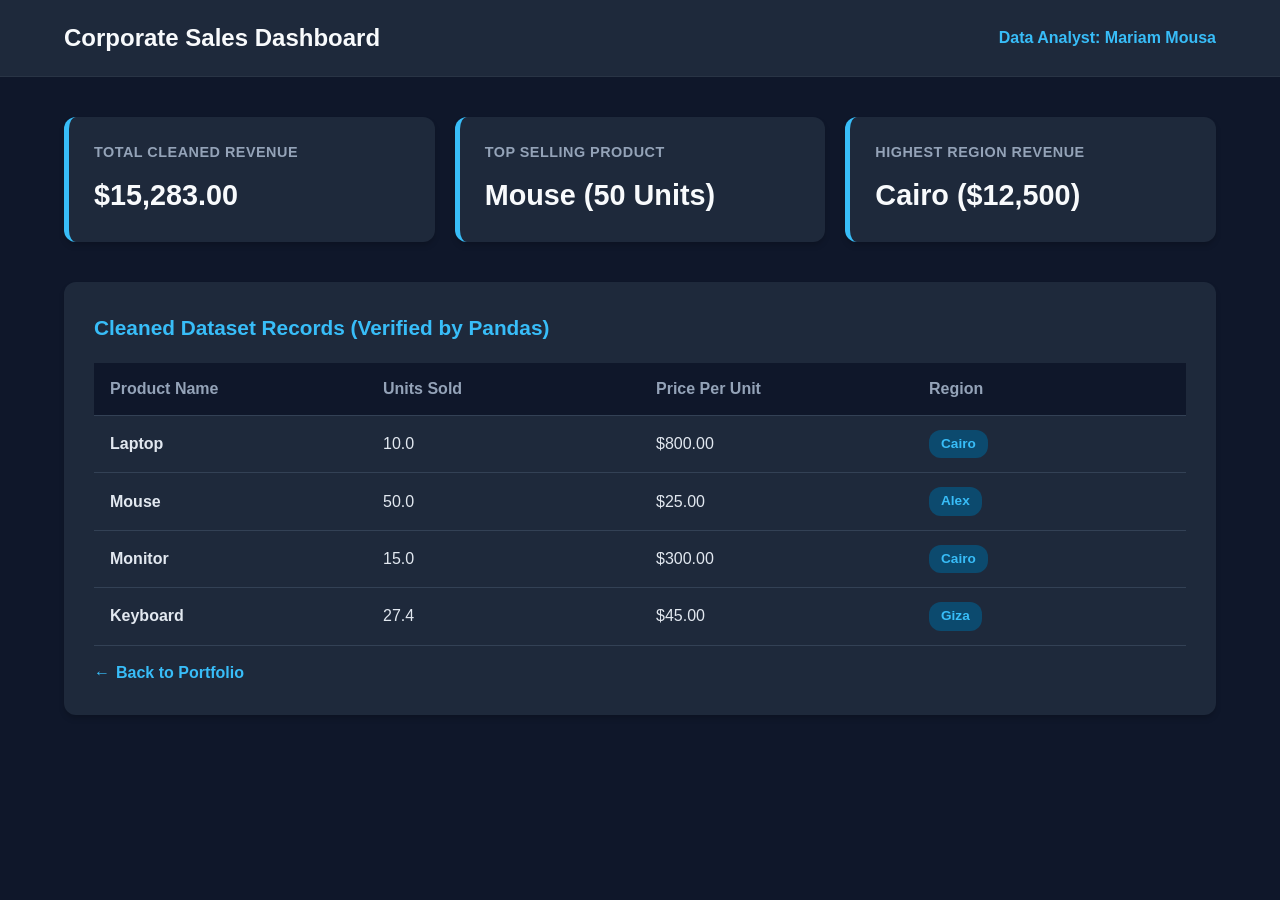
<file: index.html>
<!DOCTYPE html>
<html lang="en">
<head>
    <meta charset="UTF-8">
    <meta name="viewport" content="width=device-width, initial-scale=1.0">
    <title>Sales Analytics Dashboard</title>
    <link rel="stylesheet" href="dash.css">
</head>
<body>

    <header class="dashboard-header">
        <h1>Corporate Sales Dashboard</h1>
        <div class="user-profile">Data Analyst: Mariam Mousa</div>
    </header>

    <main class="container">
    
        <section class="stats-grid">
            <div class="stat-card revenue">
                <h3>Total Cleaned Revenue</h3>
                <div class="value">$15,283.00</div>
            </div>
            <div class="stat-card">
                <h3>Top Selling Product</h3>
                <div class="value">Mouse (50 Units)</div>
            </div>
            <div class="stat-card">
                <h3>Highest Region Revenue</h3>
                <div class="value">Cairo ($12,500)</div>
            </div>
        </section>

        <section class="table-section">
            <h2>Cleaned Dataset Records (Verified by Pandas)</h2>
            <div class="table-responsive">
                <table class="data-table">
                    <thead>
                        <tr>
                            <th>Product Name</th>
                            <th>Units Sold</th>
                            <th>Price Per Unit</th>
                            <th>Region</th>
                        </tr>
                    </thead>
                    <tbody>
                        <tr>
                            <td><strong>Laptop</strong></td>
                            <td>10.0</td>
                            <td>$800.00</td>
                            <td><span class="badge-region">Cairo</span></td>
                        </tr>
                        <tr>
                            <td><strong>Mouse</strong></td>
                            <td>50.0</td>
                            <td>$25.00</td>
                            <td><span class="badge-region">Alex</span></td>
                        </tr>
                        <tr>
                            <td><strong>Monitor</strong></td>
                            <td>15.0</td>
                            <td>$300.00</td>
                            <td><span class="badge-region">Cairo</span></td>
                        </tr>
                        <tr>
                            <td><strong>Keyboard</strong></td>
                            <td>27.4</td>
                            <td>$45.00</td>
                            <td><span class="badge-region">Giza</span></td>
                        </tr>
                    </tbody>
                </table>
            </div>
              <a href="https://mariam-mousa223.github.io/Portfolio/" class="back-link">Back to Portfolio</a>
        </section>
    </main>

</body>
</html>
</file>
<file: dash.css>
body {
    margin: 0;
    font-family: 'Segoe UI', sans-serif;
    background-color: #0f172a;
    color: #f8fafc;
    line-height: 1.5;
}

.dashboard-header {
    background-color: #1e293b;
    padding: 20px 5%;
    display: flex;
    justify-content: space-between;
    align-items: center;
    border-bottom: 1px solid rgba(255, 255, 255, 0.05);
}

.dashboard-header h1 {
    margin: 0;
    font-size: 1.5rem;
    color: #f8fafc;
}

.user-profile {
    font-weight: 600;
    color: #38bdf8;
}

.container {
    padding: 40px 5%;
    max-width: 1200px;
    margin: 0 auto;
}

.stats-grid {
    display: flex;
    gap: 20px;
    flex-wrap: wrap;
    margin-bottom: 40px;
}

.stat-card {
    flex: 1;
    min-width: 220px;
    background: #1e293b;
    padding: 25px;
    border-radius: 12px;
    box-shadow: 0 4px 6px -1px rgba(0,0,0,0.2);
    border-left: 5px solid #38bdf8;
}

.stat-card h3 {
    margin: 0 0 10px 0;
    color: #94a3b8;
    font-size: 0.9rem;
    text-transform: uppercase;
    letter-spacing: 0.5px;
}

.stat-card .value {
    font-size: 1.8rem;
    font-weight: 700;
    color: #f8fafc;
}

.table-section {
    background: #1e293b;
    padding: 30px;
    border-radius: 12px;
    box-shadow: 0 4px 6px -1px rgba(0,0,0,0.2);
}

.table-section h2 {
    margin-top: 0;
    margin-bottom: 20px;
    font-size: 1.3rem;
    color: #38bdf8;
}

.table-responsive {
    width: 100%;
    overflow-x: auto;
}

.data-table {
    width: 100%;
    border-collapse: collapse;
    text-align: left;
    table-layout: fixed; 
}

.data-table th, 
.data-table td {
    padding: 14px 16px;
    border-bottom: 1px solid #334155;
    word-wrap: break-word; 
}

.data-table th {
    background-color: #0f172a;
    color: #94a3b8;
    font-weight: 600;
}

.data-table td {
    color: #e2e8f0;
}

.data-table tr:hover {
    background-color: rgba(255, 255, 255, 0.02);
}

.badge-region {
    background-color: #0c4a6e;
    color: #38bdf8;
    padding: 4px 12px;
    border-radius: 12px;
    font-size: 0.85rem;
    font-weight: 600;
    display: inline-block;
}

.back-link {
    display: inline-block;
    margin-top: 15px;
    margin-left: 0px;
    color: #38bdf8;
    text-decoration: none;
    font-weight: 600;
    
}

.back-link:hover {
    text-decoration: underline;
}
.back-link::before {
  content: "← "; 
  margin-right: 6px; 
  display: inline-block;
  transition: transform 0.2s ease; 
}


.back-link:hover::before {
  transform: translateX(-4px); 
}


@media (max-width: 600px) {
    .dashboard-header {
        flex-direction: column;
        align-items: flex-start;
        gap: 10px;
    }
}
</file>
